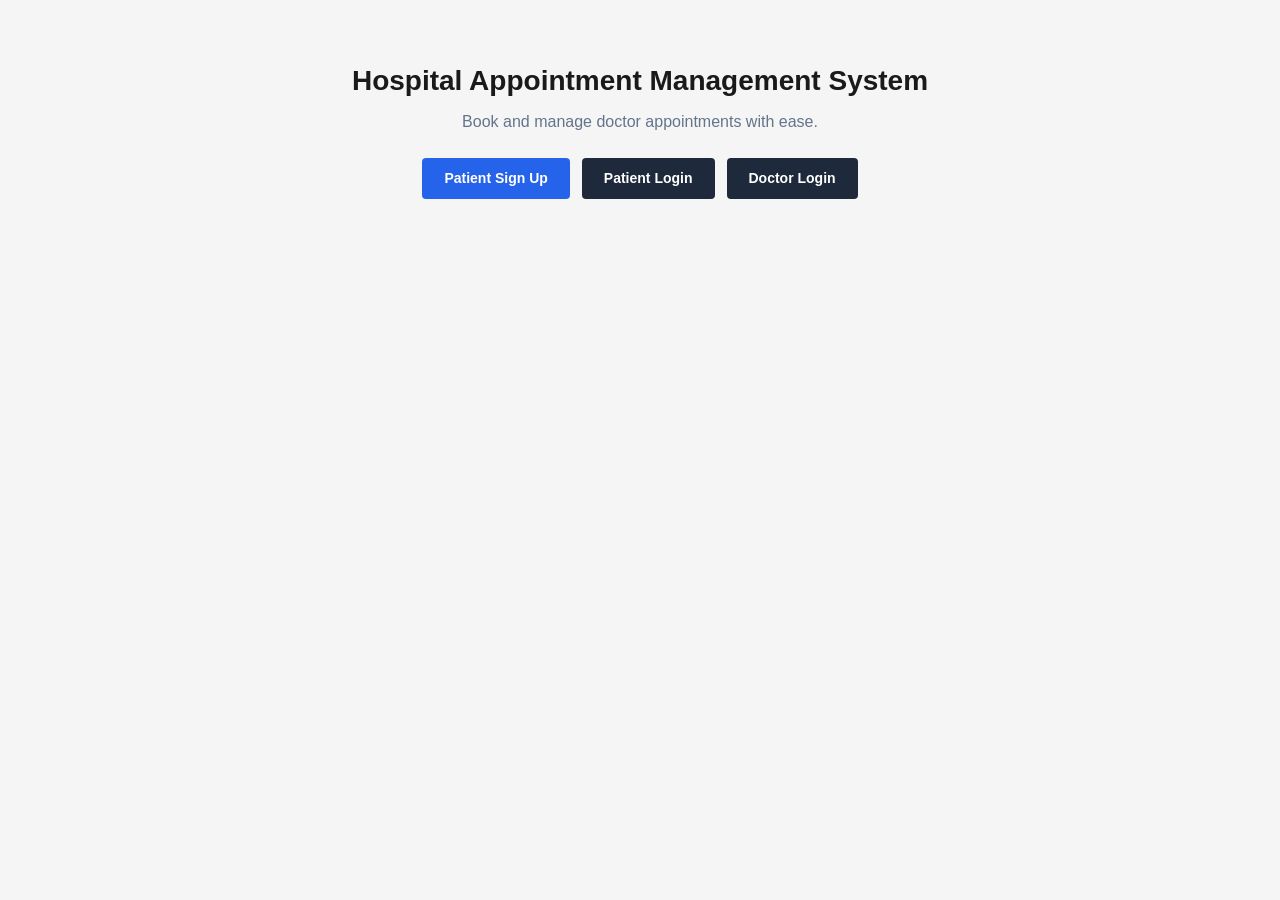
<file: frontend/index.html>
<!DOCTYPE html>
<html lang="en">
<head>
  <meta charset="UTF-8" />
  <meta name="viewport" content="width=device-width, initial-scale=1.0" />
  <title>HAMS — Hospital Appointment Management</title>
  <link rel="stylesheet" href="style.css" />
</head>
<body>
  <div class="hero">
    <h1>Hospital Appointment Management System</h1>
    <p>Book and manage doctor appointments with ease.</p>
    <div class="links">
      <a href="patient-signup.html" class="primary">Patient Sign Up</a>
      <a href="patient-login.html" class="secondary">Patient Login</a>
      <a href="doctor-login.html" class="secondary">Doctor Login</a>
    </div>
  </div>
</body>
</html>
</file>
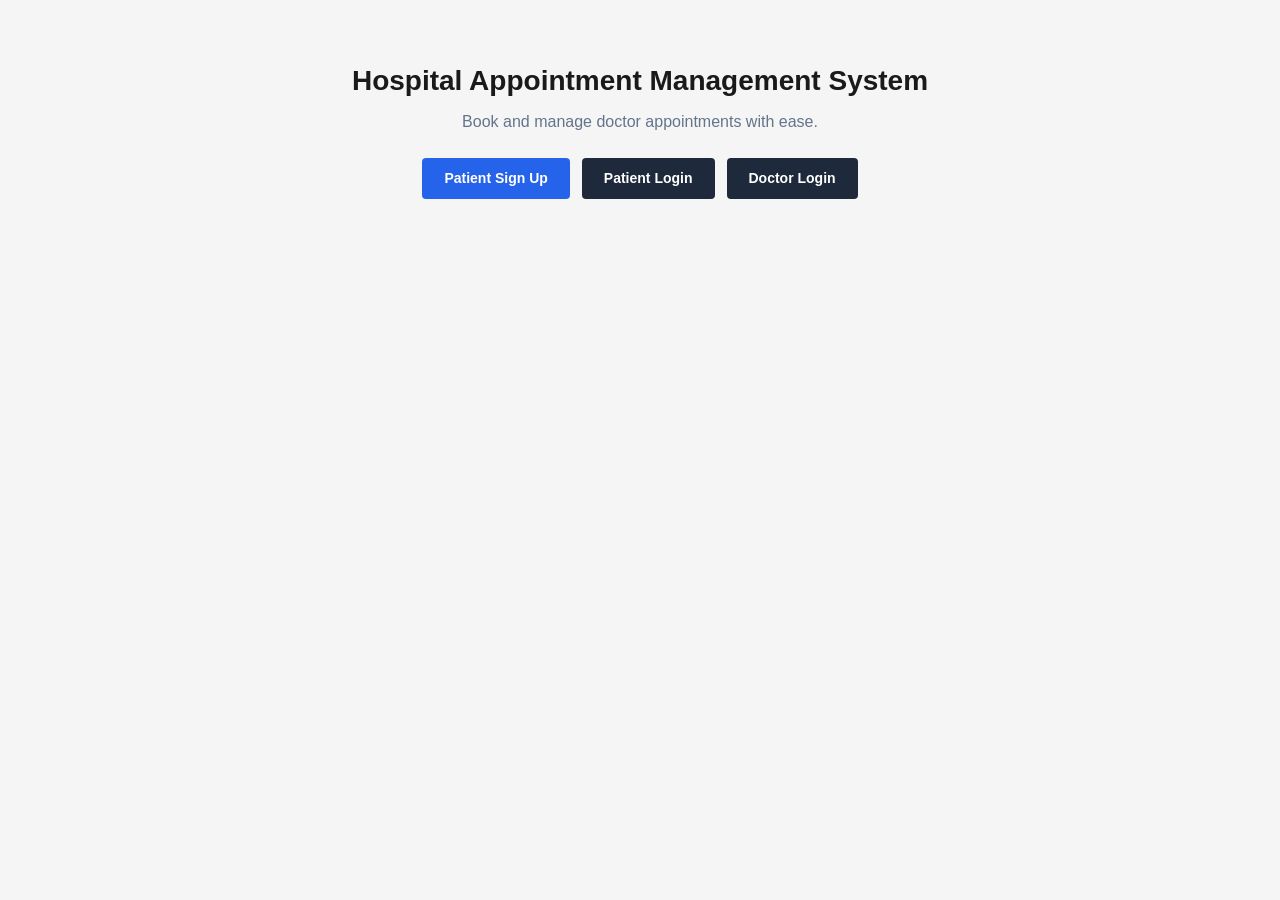
<file: frontend/doctor-dashboard.html>
<!DOCTYPE html>
<html lang="en">
<head>
  <meta charset="UTF-8" />
  <meta name="viewport" content="width=device-width, initial-scale=1.0" />
  <title>Doctor Dashboard — HAMS</title>
  <link rel="stylesheet" href="style.css" />
</head>
<body>
  <nav class="topnav">
    <span class="brand">HAMS — Doctor</span>
    <div class="nav-links">
      <button onclick="logout()">Logout</button>
    </div>
  </nav>

  <div class="container">
    <!-- Tabs -->
    <div class="tabs">
      <button class="tab-btn active" data-tab="tab-appointments">My Appointments</button>
      <button class="tab-btn" data-tab="tab-availability">Availability</button>
      <button class="tab-btn" data-tab="tab-blocked">Blocked Slots</button>
      <button class="tab-btn" data-tab="tab-profile">My Profile</button>
    </div>

    <!-- ==================== My Appointments ==================== -->
    <div id="tab-appointments" class="tab-panel active">
      <div class="card">
        <h2>Appointments For Me</h2>
        <div id="apptMsg" class="msg"></div>
        <table>
          <thead>
            <tr>
              <th>ID</th>
              <th>Patient ID</th>
              <th>Day</th>
              <th>Time Slot</th>
              <th>Status</th>
              <th>Created</th>
            </tr>
          </thead>
          <tbody id="apptBody"></tbody>
        </table>
        <p id="apptEmpty" class="text-muted text-center mt-8 hidden">No appointments found.</p>
      </div>
    </div>

    <!-- ==================== Availability ==================== -->
    <div id="tab-availability" class="tab-panel">
      <!-- Add form -->
      <div class="card">
        <h2>Add Availability</h2>
        <div id="availAddMsg" class="msg"></div>
        <form id="addAvailForm">
          <div class="form-row">
            <div class="form-group">
              <label for="avDay">Day of Week</label>
              <select id="avDay" required>
                <option value="0">Monday</option>
                <option value="1">Tuesday</option>
                <option value="2">Wednesday</option>
                <option value="3">Thursday</option>
                <option value="4">Friday</option>
                <option value="5">Saturday</option>
                <option value="6">Sunday</option>
              </select>
            </div>
            <div class="form-group">
              <label for="avSlotDur">Slot Duration (min)</label>
              <input type="number" id="avSlotDur" min="5" value="30" required />
            </div>
          </div>
          <div class="form-row">
            <div class="form-group">
              <label for="avTimeIn">Time In</label>
              <input type="time" id="avTimeIn" required />
            </div>
            <div class="form-group">
              <label for="avTimeOut">Time Out</label>
              <input type="time" id="avTimeOut" required />
            </div>
          </div>
          <button type="submit" class="btn btn-primary">Add</button>
        </form>
      </div>

      <!-- List -->
      <div class="card">
        <h2>Current Availability</h2>
        <div id="availMsg" class="msg"></div>
        <table>
          <thead>
            <tr>
              <th>ID</th>
              <th>Day</th>
              <th>Time In</th>
              <th>Time Out</th>
              <th>Slot Duration</th>
              <th>Actions</th>
            </tr>
          </thead>
          <tbody id="availBody"></tbody>
        </table>
        <p id="availEmpty" class="text-muted text-center mt-8 hidden">No availability set.</p>
      </div>

      <!-- Edit modal (inline) -->
      <div id="editAvailSection" class="card hidden">
        <h2>Edit Availability</h2>
        <div id="editAvailMsg" class="msg"></div>
        <form id="editAvailForm">
          <input type="hidden" id="editAvailId" />
          <div class="form-group">
            <label>Day</label>
            <input type="text" id="editAvailDay" disabled />
          </div>
          <div class="form-row">
            <div class="form-group">
              <label for="editTimeIn">Time In</label>
              <input type="time" id="editTimeIn" required />
            </div>
            <div class="form-group">
              <label for="editTimeOut">Time Out</label>
              <input type="time" id="editTimeOut" required />
            </div>
          </div>
          <div class="form-group">
            <label for="editSlotDur">Slot Duration (min)</label>
            <input type="number" id="editSlotDur" min="5" required />
          </div>
          <button type="submit" class="btn btn-primary">Save</button>
          <button type="button" class="btn btn-secondary" onclick="document.getElementById('editAvailSection').classList.add('hidden')">Cancel</button>
        </form>
      </div>
    </div>

    <!-- ==================== Blocked Slots ==================== -->
    <div id="tab-blocked" class="tab-panel">
      <!-- Add form -->
      <div class="card">
        <h2>Add Blocked Slot</h2>
        <div id="blockAddMsg" class="msg"></div>
        <form id="addBlockForm">
          <div class="form-group">
            <label for="blockDate">Date</label>
            <input type="date" id="blockDate" required />
          </div>
          <div class="form-row">
            <div class="form-group">
              <label for="blockStart">Start Time</label>
              <input type="time" id="blockStart" required />
            </div>
            <div class="form-group">
              <label for="blockEnd">End Time</label>
              <input type="time" id="blockEnd" required />
            </div>
          </div>
          <button type="submit" class="btn btn-primary">Block</button>
        </form>
      </div>

      <!-- List -->
      <div class="card">
        <h2>Current Blocked Slots</h2>
        <div id="blockMsg" class="msg"></div>
        <table>
          <thead>
            <tr>
              <th>ID</th>
              <th>Date</th>
              <th>Start Time</th>
              <th>End Time</th>
              <th>Action</th>
            </tr>
          </thead>
          <tbody id="blockBody"></tbody>
        </table>
        <p id="blockEmpty" class="text-muted text-center mt-8 hidden">No blocked slots.</p>
      </div>
    </div>

    <!-- ==================== Profile ==================== -->
    <div id="tab-profile" class="tab-panel">
      <div class="card">
        <h2>My Profile</h2>
        <div id="profileMsg" class="msg"></div>
        <form id="profileForm">
          <div class="form-row">
            <div class="form-group">
              <label for="dFirstname">First Name</label>
              <input type="text" id="dFirstname" required />
            </div>
            <div class="form-group">
              <label for="dLastname">Last Name</label>
              <input type="text" id="dLastname" required />
            </div>
          </div>
          <div class="form-row">
            <div class="form-group">
              <label for="dSex">Sex</label>
              <select id="dSex">
                <option value="M">Male</option>
                <option value="F">Female</option>
              </select>
            </div>
            <div class="form-group">
              <label for="dSpecialty">Specialty</label>
              <input type="text" id="dSpecialty" required />
            </div>
          </div>
          <div class="form-group">
            <label for="dDegree">Degree</label>
            <input type="text" id="dDegree" required />
          </div>
          <button type="submit" class="btn btn-primary">Update Profile</button>
        </form>
      </div>
    </div>
  </div>

  <script src="api.js"></script>
  <script>
    // ===== Auth guard =====
    requireAuth();

    const DOC_ID = localStorage.getItem("doctor_profile_id");

    // ===== Tab switching =====
    document.querySelectorAll(".tab-btn").forEach((btn) => {
      btn.addEventListener("click", () => {
        document.querySelectorAll(".tab-btn").forEach((b) => b.classList.remove("active"));
        document.querySelectorAll(".tab-panel").forEach((p) => p.classList.remove("active"));
        btn.classList.add("active");
        document.getElementById(btn.dataset.tab).classList.add("active");
      });
    });

    // ==================== Appointments ====================
    async function loadAppointments() {
      const tbody = document.getElementById("apptBody");
      const empty = document.getElementById("apptEmpty");
      tbody.innerHTML = "";
      try {
        const res = await apiFetch("/appointments/");
        if (!res.ok) return;
        const data = await res.json();
        console.log(data)
        const results = data.results || data;
        if (results.length === 0) { empty.classList.remove("hidden"); return; }
        empty.classList.add("hidden");
        results.forEach((a) => {
          const tr = document.createElement("tr");
          tr.innerHTML = `<td>${a.id}</td><td>${a.patient}</td><td>${a.day}</td><td>${a.time_slot}</td><td>${a.status}</td><td>${new Date(a.created_at).toLocaleString()}</td>`;
          tbody.appendChild(tr);
        });
      } catch {}
    }
    loadAppointments();

    // ==================== Availability ====================
    async function loadAvailability() {
      if (!DOC_ID) return;
      const tbody = document.getElementById("availBody");
      const empty = document.getElementById("availEmpty");
      tbody.innerHTML = "";
      try {
        const res = await apiFetch(`/doctors/${DOC_ID}/availibility/`);
        if (res.status === 404) { empty.classList.remove("hidden"); return; }
        if (!res.ok) return;
        const data = await res.json();
        const results = data.results || data;
        if (results.length === 0) { empty.classList.remove("hidden"); return; }
        empty.classList.add("hidden");
        results.forEach((av) => {
          const tr = document.createElement("tr");
          tr.innerHTML = `
            <td>${av.id}</td>
            <td>${DAY_NAMES[av.days_of_week] || av.days_of_week}</td>
            <td>${av.time_in}</td>
            <td>${av.time_out}</td>
            <td>${av.slot_duration} min</td>
            <td>
              <button class="btn btn-secondary btn-sm" onclick='openEditAvail(${JSON.stringify(av)})'>Edit</button>
              <button class="btn btn-danger btn-sm" onclick="deleteAvail(${av.id})">Delete</button>
            </td>`;
          tbody.appendChild(tr);
        });
      } catch {}
    }
    loadAvailability();

    // Add availability
    document.getElementById("addAvailForm").addEventListener("submit", async (e) => {
      e.preventDefault();
      const msg = document.getElementById("availAddMsg");
      msg.className = "msg";
      const body = {
        days_of_week: parseInt(document.getElementById("avDay").value),
        time_in: document.getElementById("avTimeIn").value,
        time_out: document.getElementById("avTimeOut").value,
        slot_duration: parseInt(document.getElementById("avSlotDur").value),
      };
      try {
        const res = await apiFetch(`/doctors/me/availibility/`, { method: "POST", body: JSON.stringify(body) });
        const data = await res.json();
        if (res.ok || res.status === 201) {
          showMsg(msg, "Availability added.", "success");
          loadAvailability();
          e.target.reset();
        } else {
          showMsg(msg, JSON.stringify(data), "error");
        }
      } catch { showMsg(msg, "Network error.", "error"); }
    });

    // Edit availability
    function openEditAvail(av) {
      document.getElementById("editAvailSection").classList.remove("hidden");
      document.getElementById("editAvailId").value = av.id;
      document.getElementById("editAvailDay").value = DAY_NAMES[av.days_of_week] || av.days_of_week;
      // Strip seconds from time strings for input[type=time]
      document.getElementById("editTimeIn").value = av.time_in.substring(0, 5);
      document.getElementById("editTimeOut").value = av.time_out.substring(0, 5);
      document.getElementById("editSlotDur").value = av.slot_duration;
    }

    document.getElementById("editAvailForm").addEventListener("submit", async (e) => {
      e.preventDefault();
      const msg = document.getElementById("editAvailMsg");
      msg.className = "msg";
      const availId = document.getElementById("editAvailId").value;
      const body = {
        time_in: document.getElementById("editTimeIn").value,
        time_out: document.getElementById("editTimeOut").value,
        slot_duration: parseInt(document.getElementById("editSlotDur").value),
      };
      try {
        const res = await apiFetch(`/doctors/${DOC_ID}/availibility/${availId}/`, { method: "PUT", body: JSON.stringify(body) });
        if (res.ok) {
          showMsg(msg, "Updated.", "success");
          loadAvailability();
          document.getElementById("editAvailSection").classList.add("hidden");
        } else {
          const data = await res.json();
          showMsg(msg, JSON.stringify(data), "error");
        }
      } catch { showMsg(msg, "Network error.", "error"); }
    });

    // Delete availability
    async function deleteAvail(availId) {
      if (!confirm("Delete this availability?")) return;
      try {
        const res = await apiFetch(`/doctors/${DOC_ID}/availibility/${availId}/`, { method: "DELETE" });
        if (res.ok || res.status === 204) {
          loadAvailability();
        } else {
          alert("Failed to delete.");
        }
      } catch { alert("Network error."); }
    }

    // ==================== Blocked Slots ====================
    async function loadBlocked() {
      if (!DOC_ID) return;
      const tbody = document.getElementById("blockBody");
      const empty = document.getElementById("blockEmpty");
      tbody.innerHTML = "";
      try {
        const res = await apiFetch(`/doctors/${DOC_ID}/blocked/`);
        if (!res.ok) return;
        const data = await res.json();
        const results = data.results || data;
        if (results.length === 0) { empty.classList.remove("hidden"); return; }
        empty.classList.add("hidden");
        results.forEach((b) => {
          const tr = document.createElement("tr");
          tr.innerHTML = `
            <td>${b.id}</td>
            <td>${b.blocked_date}</td>
            <td>${b.start_time}</td>
            <td>${b.end_time}</td>
            <td><button class="btn btn-danger btn-sm" onclick="deleteBlocked(${b.id})">Unblock</button></td>`;
          tbody.appendChild(tr);
        });
      } catch {}
    }
    loadBlocked();

    // Add blocked slot
    document.getElementById("addBlockForm").addEventListener("submit", async (e) => {
      e.preventDefault();
      const msg = document.getElementById("blockAddMsg");
      msg.className = "msg";
      const body = {
        blocked_date: document.getElementById("blockDate").value, // YYYY-MM-DD
        start_time: document.getElementById("blockStart").value,
        end_time: document.getElementById("blockEnd").value,
      };
      try {
        const res = await apiFetch(`/doctors/${DOC_ID}/blocked/`, { method: "POST", body: JSON.stringify(body) });
        const data = await res.json();
        if (res.ok || res.status === 201) {
          showMsg(msg, "Slot blocked.", "success");
          loadBlocked();
          e.target.reset();
        } else {
          showMsg(msg, JSON.stringify(data), "error");
        }
      } catch { showMsg(msg, "Network error.", "error"); }
    });

    // Delete blocked slot
    async function deleteBlocked(slotId) {
      if (!confirm("Unblock this slot?")) return;
      try {
        const res = await apiFetch(`/doctors/${DOC_ID}/blocked/${slotId}/`, { method: "DELETE" });
        if (res.ok || res.status === 204) {
          loadBlocked();
        } else {
          alert("Failed to unblock.");
        }
      } catch { alert("Network error."); }
    }

    // ==================== Profile ====================
    async function loadProfile() {
      if (!DOC_ID) return;
      try {
        // Use the retrieve endpoint (public GET)
        const res = await apiFetch(`/doctors/${DOC_ID}/`);
        if (!res.ok) return;
        const data = await res.json();
        document.getElementById("dFirstname").value = data.firstname || "";
        document.getElementById("dLastname").value = data.lastname || "";
        document.getElementById("dSex").value = data.sex || "M";
        document.getElementById("dSpecialty").value = data.specialty || "";
        document.getElementById("dDegree").value = data.degree || "";
      } catch {}
    }
    loadProfile();

    document.getElementById("profileForm").addEventListener("submit", async (e) => {
      e.preventDefault();
      const msg = document.getElementById("profileMsg");
      msg.className = "msg";
      const body = {
        firstname: document.getElementById("dFirstname").value.trim(),
        lastname: document.getElementById("dLastname").value.trim(),
        sex: document.getElementById("dSex").value,
        specialty: document.getElementById("dSpecialty").value.trim(),
        degree: document.getElementById("dDegree").value.trim(),
      };
      try {
        const res = await apiFetch("/doctors/me/", { method: "PUT", body: JSON.stringify(body) });
        if (res.ok) {
          showMsg(msg, "Profile updated.", "success");
        } else {
          const data = await res.json();
          showMsg(msg, JSON.stringify(data), "error");
        }
      } catch { showMsg(msg, "Network error.", "error"); }
    });
  </script>
</body>
</html>
</file>
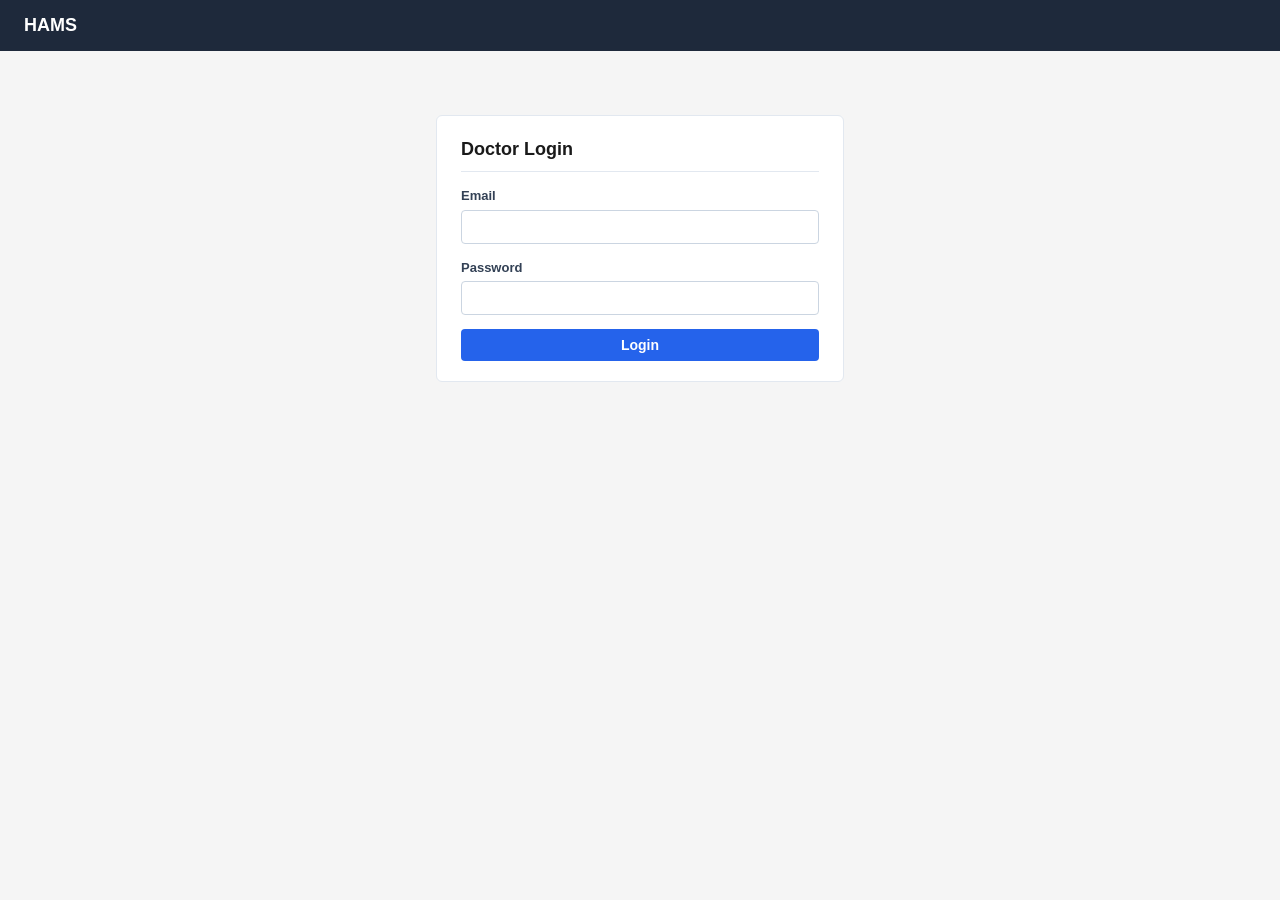
<file: frontend/doctor-login.html>
<!DOCTYPE html>
<html lang="en">
<head>
  <meta charset="UTF-8" />
  <meta name="viewport" content="width=device-width, initial-scale=1.0" />
  <title>Doctor Login — HAMS</title>
  <link rel="stylesheet" href="style.css" />
</head>
<body>
  <nav class="topnav">
    <a class="brand" href="index.html">HAMS</a>
  </nav>

  <div class="container-narrow" style="margin-top:40px;">
    <div class="card">
      <h2>Doctor Login</h2>
      <div id="msg" class="msg"></div>
      <form id="loginForm">
        <div class="form-group">
          <label for="email">Email</label>
          <input type="email" id="email" required />
        </div>
        <div class="form-group">
          <label for="password">Password</label>
          <input type="password" id="password" required />
        </div>
        <button type="submit" class="btn btn-primary" style="width:100%;">Login</button>
      </form>
    </div>
  </div>

  <script src="api.js"></script>
  <script>
    document.getElementById("loginForm").addEventListener("submit", async (e) => {
      e.preventDefault();
      const msg = document.getElementById("msg");
      msg.className = "msg";

      const body = {
        email: document.getElementById("email").value.trim(),
        password: document.getElementById("password").value,
      };

      try {
        const res = await fetch(`${API_BASE}/auth/login/`, {
          method: "POST",
          headers: { "Content-Type": "application/json" },
          body: JSON.stringify(body),
        });
        const data = await res.json();
        if (res.ok) {
          setTokens(data.access, data.refresh);
          localStorage.setItem("user_role", "doctor");

          // Resolve doctor profile id: decode JWT to get user_id, then search doctors list
          const payload = decodeJWT(data.access);
          const userId = payload ? payload.user_id : null;
          if (userId) {
            const listRes = await fetch(`${API_BASE}/doctors/`, {
              headers: { "Authorization": `Bearer ${data.access}` },
            });
            if (listRes.ok) {
              const listData = await listRes.json();
              const doctors = listData.results || listData;
              // Match doctor by email (the email we just logged in with)
              const me = doctors.find((d) => d.email === body.email);
              if (me) {
                localStorage.setItem("doctor_profile_id", me.id);
              }
            }
          }
          window.location.href = "doctor-dashboard.html";
        } else {
          showMsg(msg, data.detail || "Invalid credentials.", "error");
        }
      } catch (err) {
        showMsg(msg, "Network error. Is the server running?", "error");
      }
    });
  </script>
</body>
</html>
</file>
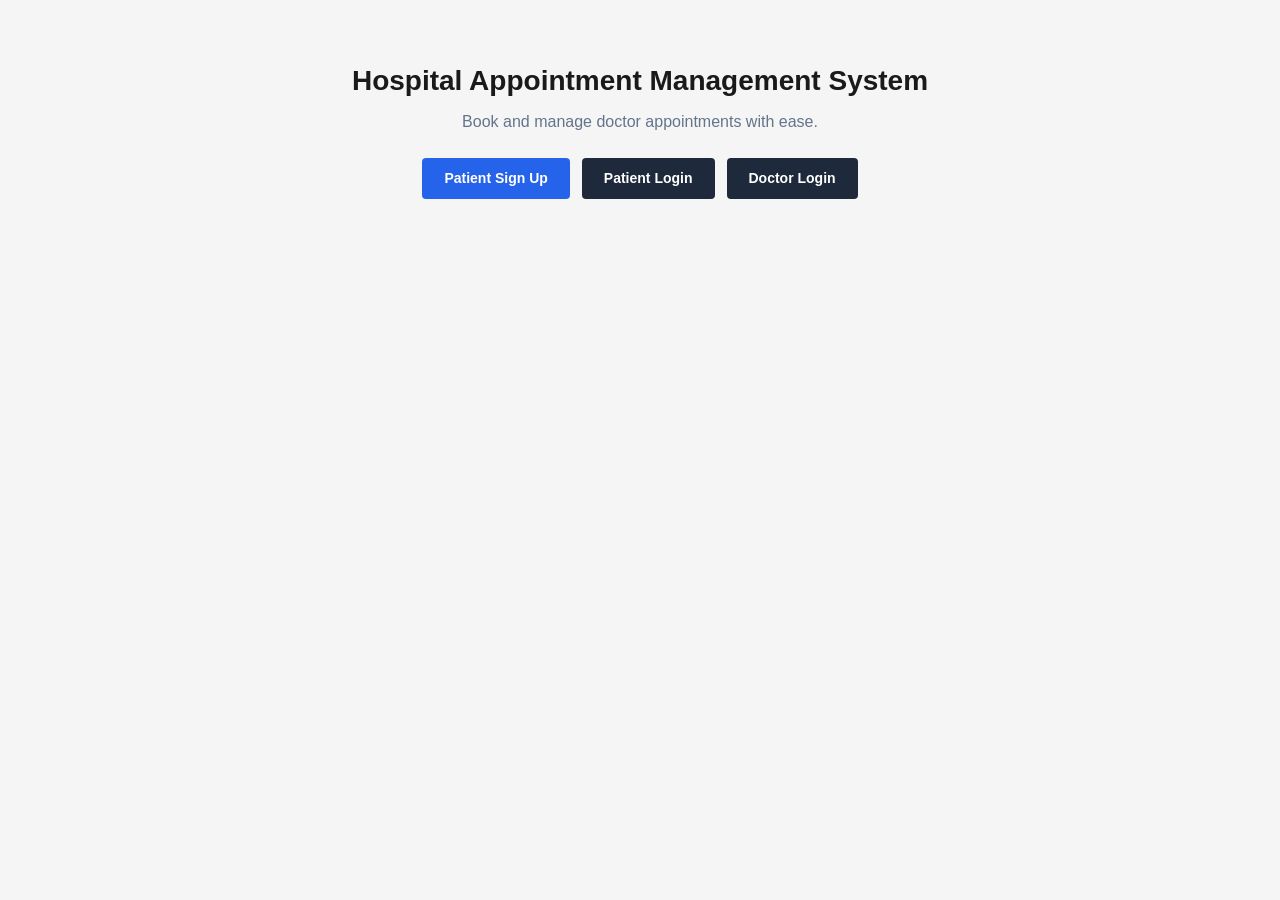
<file: frontend/patient-dashboard.html>
<!DOCTYPE html>
<html lang="en">

<head>
  <meta charset="UTF-8" />
  <meta name="viewport" content="width=device-width, initial-scale=1.0" />
  <title>Patient Dashboard — HAMS</title>
  <link rel="stylesheet" href="style.css" />
</head>

<body>
  <nav class="topnav">
    <span class="brand">HAMS — Patient</span>
    <div class="nav-links">
      <button onclick="logout()">Logout</button>
    </div>
  </nav>

  <div class="container">
    <!-- Tabs -->
    <div class="tabs">
      <button class="tab-btn active" data-tab="tab-appointments">My Appointments</button>
      <button class="tab-btn" data-tab="tab-book">Book Appointment</button>
      <button class="tab-btn" data-tab="tab-profile">My Profile</button>
    </div>

    <!-- ==================== My Appointments ==================== -->
    <div id="tab-appointments" class="tab-panel active">
      <div class="card">
        <h2>My Appointments</h2>
        <div id="apptMsg" class="msg"></div>
        <table>
          <thead>
            <tr>
              <th>ID</th>
              <th>Doctor</th>
              <th>Day</th>
              <th>Time Slot</th>
              <th>Status</th>
            </tr>
          </thead>
          <tbody id="apptBody"></tbody>
        </table>
        <p id="apptEmpty" class="text-muted text-center mt-8 hidden">No appointments found.</p>
      </div>
    </div>

    <!-- ==================== Book Appointment ==================== -->
    <div id="tab-book" class="tab-panel">
      <div class="card">
        <h2>Browse Doctors</h2>
        <table>
          <thead>
            <tr>
              <th>ID</th>
              <th>Name</th>
              <th>Specialty</th>
              <th>Degree</th>
              <th>Action</th>
            </tr>
          </thead>
          <tbody id="doctorBody"></tbody>
        </table>
        <p id="docEmpty" class="text-muted text-center mt-8 hidden">No doctors found.</p>
      </div>

      <!-- Slot selection (shown after clicking "Select") -->
      <div id="slotSection" class="card hidden">
        <h2>Select Date &amp; Time Slot</h2>
        <div id="bookMsg" class="msg"></div>
        <p class="mb-16">Doctor: <strong id="selectedDocName"></strong> (ID: <span id="selectedDocId"></span>)</p>
        <div class="form-row">
          <div class="form-group">
            <label for="apptDate">Date</label>
            <input type="date" id="apptDate" />
          </div>
          <div class="form-group">
            <label for="slotSelect">Available Slot</label>
            <select id="slotSelect" disabled>
              <option value="">— pick a date first —</option>
            </select>
          </div>
        </div>
        <button class="btn btn-primary mt-8" id="bookBtn" disabled>Book Appointment</button>
      </div>
    </div>

    <!-- ==================== My Profile ==================== -->
    <div id="tab-profile" class="tab-panel">
      <div class="card">
        <h2>My Profile</h2>
        <div id="profileMsg" class="msg"></div>
        <form id="profileForm">
          <div class="form-group">
            <label>Username</label>
            <input type="text" id="pUsername" disabled />
          </div>
          <div class="form-group">
            <label>Email</label>
            <input type="email" id="pEmail" disabled />
          </div>
          <div class="form-row">
            <div class="form-group">
              <label for="pSex">Sex</label>
              <select id="pSex">
                <option value="male">Male</option>
                <option value="female">Female</option>
              </select>
            </div>
            <div class="form-group">
              <label for="pWeight">Weight (kg)</label>
              <input type="number" id="pWeight" min="1" />
            </div>
          </div>
          <div class="form-group">
            <label for="pDOB">Date of Birth</label>
            <input type="date" id="pDOB" />
          </div>
          <button type="submit" class="btn btn-primary">Update Profile</button>
        </form>
      </div>
    </div>
  </div>

  <script src="api.js"></script>
  <script>
    // ===== Auth guard =====
    requireAuth();

    // ===== Tab switching =====
    document.querySelectorAll(".tab-btn").forEach((btn) => {
      btn.addEventListener("click", () => {
        document.querySelectorAll(".tab-btn").forEach((b) => b.classList.remove("active"));
        document.querySelectorAll(".tab-panel").forEach((p) => p.classList.remove("active"));
        btn.classList.add("active");
        document.getElementById(btn.dataset.tab).classList.add("active");
      });
    });

    // ==================== Appointments ====================
    async function loadAppointments() {
      const tbody = document.getElementById("apptBody");
      const empty = document.getElementById("apptEmpty");
      tbody.innerHTML = "";
      try {
        const res = await apiFetch("/appointments/");
        if (!res.ok) { showMsg(document.getElementById("apptMsg"), "Failed to load appointments.", "error"); return; }
        const data = await res.json();
        const results = data.results || data;
        if (results.length === 0) { empty.classList.remove("hidden"); return; }
        empty.classList.add("hidden");
        results.forEach((a) => {
          const tr = document.createElement("tr");
          tr.innerHTML = `<td>${a.id}</td><td>${a.doctor.username}</td><td>${a.day}</td><td>${a.time_slot}</td><td>${a.status}</td>`;
          tbody.appendChild(tr);
        });
      } catch { showMsg(document.getElementById("apptMsg"), "Network error.", "error"); }
    }
    loadAppointments();

    // ==================== Doctors list ====================
    async function loadDoctors() {
      const tbody = document.getElementById("doctorBody");
      const empty = document.getElementById("docEmpty");
      tbody.innerHTML = "";
      try {
        const res = await fetch(`${API_BASE}/doctors/`);
        if (!res.ok) return;
        const data = await res.json();
        const results = data.results || data;
        if (results.length === 0) { empty.classList.remove("hidden"); return; }
        empty.classList.add("hidden");
        results.forEach((d) => {
          const tr = document.createElement("tr");
          tr.innerHTML = `<td>${d.id}</td><td>${d.firstname} ${d.lastname}</td><td>${d.specialty}</td><td>${d.degree}</td>
            <td><button class="btn btn-primary btn-sm" onclick="selectDoctor(${d.id}, '${d.firstname} ${d.lastname}')">Select</button></td>`;
          tbody.appendChild(tr);
        });
      } catch { }
    }
    loadDoctors();

    // ==================== Slot selection ====================
    let selectedDoctorId = null;

    function selectDoctor(id, name) {
      selectedDoctorId = id;
      document.getElementById("selectedDocId").textContent = id;
      document.getElementById("selectedDocName").textContent = name;
      document.getElementById("slotSection").classList.remove("hidden");
      document.getElementById("slotSelect").innerHTML = '<option value="">— pick a date first —</option>';
      document.getElementById("slotSelect").disabled = true;
      document.getElementById("bookBtn").disabled = true;
      document.getElementById("apptDate").value = "";
      document.getElementById("bookMsg").className = "msg";
    }

    document.getElementById("apptDate").addEventListener("change", async () => {
      const dateInput = document.getElementById("apptDate").value; // YYYY-MM-DD
      if (!dateInput) return;
      const parts = dateInput.split("-");
      const ddmmyyyy = `${parts[2]}-${parts[1]}-${parts[0]}`;

      const sel = document.getElementById("slotSelect");
      sel.innerHTML = '<option value="">Loading…</option>';
      sel.disabled = true;

      try {
        const res = await apiFetch(`/doctors/${selectedDoctorId}/slots/?date=${ddmmyyyy}`);
        const data = await res.json();
        if (!res.ok) {
          sel.innerHTML = `<option value="">Error: ${data.error || "unknown"}</option>`;
          return;
        }
        const slots = data.available_slots || [];
        if (slots.length === 0) {
          sel.innerHTML = '<option value="">No slots available</option>';
          return;
        }
        sel.innerHTML = '<option value="">— select a slot —</option>';
        slots.forEach((s) => {
          const opt = document.createElement("option");
          opt.value = s.start_time;
          opt.textContent = `${s.start_time} – ${s.end_time}`;
          sel.appendChild(opt);
        });
        sel.disabled = false;
      } catch {
        sel.innerHTML = '<option value="">Network error</option>';
      }
    });

    document.getElementById("slotSelect").addEventListener("change", () => {
      document.getElementById("bookBtn").disabled = !document.getElementById("slotSelect").value;
    });

    document.getElementById("bookBtn").addEventListener("click", async () => {
      const msg = document.getElementById("bookMsg");
      msg.className = "msg";
      const dateInput = document.getElementById("apptDate").value;
      const parts = dateInput.split("-");
      const ddmmyyyy = `${parts[2]}-${parts[1]}-${parts[0]}`;
      const timeSlot = document.getElementById("slotSelect").value;

      const body = {
        doctor: selectedDoctorId,
        status: "booked",
        time_slot: timeSlot,
        day: ddmmyyyy,
      };

      try {
        const res = await apiFetch("/appointments/", {
          method: "POST",
          body: JSON.stringify(body),
        });
        const data = await res.json();
        if (res.ok) {
          showMsg(msg, "Appointment booked successfully!", "success");
          loadAppointments();
          // Reset
          document.getElementById("slotSelect").innerHTML = '<option value="">— pick a date first —</option>';
          document.getElementById("slotSelect").disabled = true;
          document.getElementById("bookBtn").disabled = true;
          document.getElementById("apptDate").value = "";
        } else {
          const errText = typeof data === "string" ? data : (data.detail || data.error || JSON.stringify(data));
          showMsg(msg, errText, "error");
        }
      } catch {
        showMsg(msg, "Network error.", "error");
      }
    });

    // ==================== Profile ====================
    async function loadProfile() {
      try {
        const res = await apiFetch("/auth/me/");
        if (!res.ok) return;
        const data = await res.json();
        document.getElementById("pUsername").value = data.user?.username || "";
        document.getElementById("pEmail").value = data.user?.email || "";
        document.getElementById("pSex").value = data.sex || "male";
        document.getElementById("pWeight").value = data.weight || "";
        document.getElementById("pDOB").value = data.DOB || "";
      } catch { }
    }
    loadProfile();

    document.getElementById("profileForm").addEventListener("submit", async (e) => {
      e.preventDefault();
      const msg = document.getElementById("profileMsg");
      msg.className = "msg";
      const body = {
        sex: document.getElementById("pSex").value,
        weight: parseInt(document.getElementById("pWeight").value),
        DOB: document.getElementById("pDOB").value,
      };
      try {
        const res = await apiFetch("/auth/me/", {
          method: "PUT",
          body: JSON.stringify(body),
        });
        if (res.ok) {
          showMsg(msg, "Profile updated.", "success");
        } else {
          const data = await res.json();
          showMsg(msg, JSON.stringify(data), "error");
        }
      } catch {
        showMsg(msg, "Network error.", "error");
      }
    });
  </script>
</body>

</html>
</file>
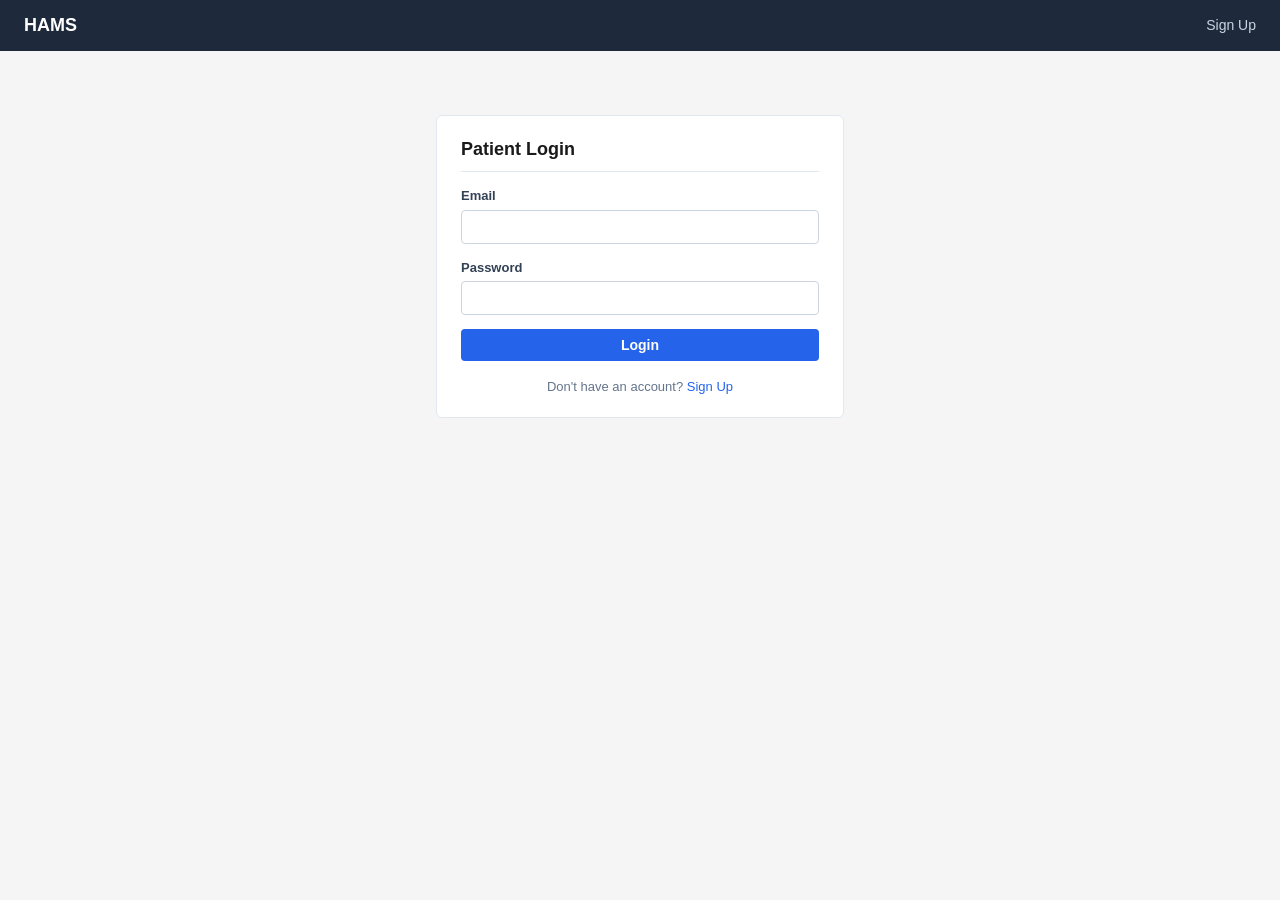
<file: frontend/patient-login.html>
<!DOCTYPE html>
<html lang="en">
<head>
  <meta charset="UTF-8" />
  <meta name="viewport" content="width=device-width, initial-scale=1.0" />
  <title>Patient Login — HAMS</title>
  <link rel="stylesheet" href="style.css" />
</head>
<body>
  <nav class="topnav">
    <a class="brand" href="index.html">HAMS</a>
    <div class="nav-links">
      <a href="patient-signup.html">Sign Up</a>
    </div>
  </nav>

  <div class="container-narrow" style="margin-top:40px;">
    <div class="card">
      <h2>Patient Login</h2>
      <div id="msg" class="msg"></div>
      <form id="loginForm">
        <div class="form-group">
          <label for="email">Email</label>
          <input type="email" id="email" required />
        </div>
        <div class="form-group">
          <label for="password">Password</label>
          <input type="password" id="password" required />
        </div>
        <button type="submit" class="btn btn-primary" style="width:100%;">Login</button>
      </form>
      <p class="text-center mt-16 text-muted">Don't have an account? <a href="patient-signup.html">Sign Up</a></p>
    </div>
  </div>

  <script src="api.js"></script>
  <script>
    document.getElementById("loginForm").addEventListener("submit", async (e) => {
      e.preventDefault();
      const msg = document.getElementById("msg");
      msg.className = "msg";

      const body = {
        email: document.getElementById("email").value.trim(),
        password: document.getElementById("password").value,
      };

      try {
        const res = await fetch(`${API_BASE}/auth/login/`, {
          method: "POST",
          headers: { "Content-Type": "application/json" },
          body: JSON.stringify(body),
        });
        const data = await res.json();
        if (res.ok) {
          setTokens(data.access, data.refresh);
          localStorage.setItem("user_role", "patient");
          window.location.href = "patient-dashboard.html";
        } else {
          showMsg(msg, data.detail || "Invalid credentials.", "error");
        }
      } catch (err) {
        showMsg(msg, "Network error. Is the server running?", "error");
      }
    });
  </script>
</body>
</html>
</file>
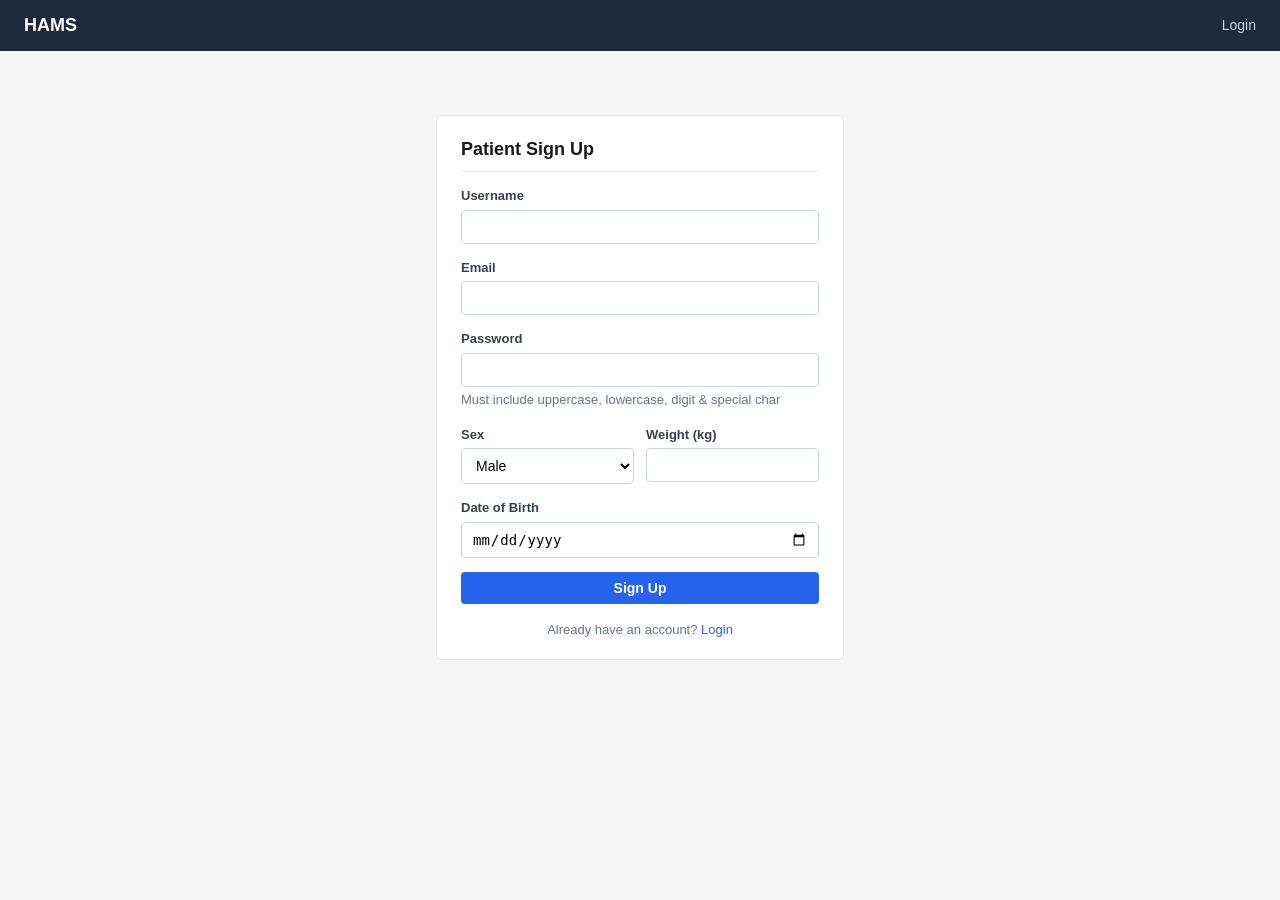
<file: frontend/patient-signup.html>
<!DOCTYPE html>
<html lang="en">
<head>
  <meta charset="UTF-8" />
  <meta name="viewport" content="width=device-width, initial-scale=1.0" />
  <title>Patient Sign Up — HAMS</title>
  <link rel="stylesheet" href="style.css" />
</head>
<body>
  <nav class="topnav">
    <a class="brand" href="index.html">HAMS</a>
    <div class="nav-links">
      <a href="patient-login.html">Login</a>
    </div>
  </nav>

  <div class="container-narrow" style="margin-top:40px;">
    <div class="card">
      <h2>Patient Sign Up</h2>
      <div id="msg" class="msg"></div>
      <form id="signupForm">
        <div class="form-group">
          <label for="username">Username</label>
          <input type="text" id="username" required />
        </div>
        <div class="form-group">
          <label for="email">Email</label>
          <input type="email" id="email" required />
        </div>
        <div class="form-group">
          <label for="password">Password</label>
          <input type="password" id="password" required />
          <span class="text-muted">Must include uppercase, lowercase, digit & special char</span>
        </div>
        <div class="form-row">
          <div class="form-group">
            <label for="sex">Sex</label>
            <select id="sex" required>
              <option value="M">Male</option>
              <option value="F">Female</option>
            </select>
          </div>
          <div class="form-group">
            <label for="weight">Weight (kg)</label>
            <input type="number" id="weight" min="1" required />
          </div>
        </div>
        <div class="form-group">
          <label for="dob">Date of Birth</label>
          <input type="date" id="dob" required />
        </div>
        <button type="submit" class="btn btn-primary" style="width:100%;">Sign Up</button>
      </form>
      <p class="text-center mt-16 text-muted">Already have an account? <a href="patient-login.html">Login</a></p>
    </div>
  </div>

  <script src="api.js"></script>
  <script>
    document.getElementById("signupForm").addEventListener("submit", async (e) => {
      e.preventDefault();
      const msg = document.getElementById("msg");
      msg.className = "msg";
      msg.textContent = "";

      const body = {
        username: document.getElementById("username").value.trim(),
        email: document.getElementById("email").value.trim(),
        password: document.getElementById("password").value,
        sex: document.getElementById("sex").value,
        weight: parseInt(document.getElementById("weight").value),
        DOB: document.getElementById("dob").value, // YYYY-MM-DD
      };

      try {
        const res = await fetch(`${API_BASE}/auth/signup/`, {
          method: "POST",
          headers: { "Content-Type": "application/json" },
          body: JSON.stringify(body),
        });
        const data = await res.json();
        if (res.ok) {
          showMsg(msg, "Account created! Redirecting to login…", "success");
          setTimeout(() => (window.location.href = "patient-login.html"), 1500);
        } else {
          const errText = Object.entries(data).map(([k,v]) => `${k}: ${Array.isArray(v) ? v.join(", ") : JSON.stringify(v)}`).join("\n");
          showMsg(msg, errText, "error");
        }
      } catch (err) {
        showMsg(msg, "Network error. Is the server running?", "error");
      }
    });
  </script>
</body>
</html>
</file>
<file: frontend/style.css>
/* ===== Reset & Base ===== */
*, *::before, *::after {
  box-sizing: border-box;
  margin: 0;
  padding: 0;
}

body {
  font-family: -apple-system, BlinkMacSystemFont, "Segoe UI", Roboto, Helvetica, Arial, sans-serif;
  color: #1a1a1a;
  background: #f5f5f5;
  line-height: 1.5;
  min-height: 100vh;
}

a { color: #2563eb; text-decoration: none; }
a:hover { text-decoration: underline; }

/* ===== Top Nav ===== */
.topnav {
  background: #1e293b;
  color: #fff;
  padding: 12px 24px;
  display: flex;
  align-items: center;
  justify-content: space-between;
}
.topnav .brand { font-size: 18px; font-weight: 700; color: #fff; }
.topnav .nav-links { display: flex; gap: 16px; }
.topnav .nav-links a { color: #cbd5e1; font-size: 14px; }
.topnav .nav-links a:hover { color: #fff; text-decoration: none; }
.topnav .nav-links button {
  background: none;
  border: 1px solid #64748b;
  color: #cbd5e1;
  padding: 4px 12px;
  border-radius: 4px;
  cursor: pointer;
  font-size: 14px;
}
.topnav .nav-links button:hover { border-color: #fff; color: #fff; }

/* ===== Container ===== */
.container { max-width: 960px; margin: 0 auto; padding: 24px 16px; }
.container-narrow { max-width: 440px; margin: 0 auto; padding: 24px 16px; }

/* ===== Cards / Panels ===== */
.card {
  background: #fff;
  border: 1px solid #e2e8f0;
  border-radius: 6px;
  padding: 20px 24px;
  margin-bottom: 20px;
}
.card h2 {
  font-size: 18px;
  margin-bottom: 14px;
  padding-bottom: 8px;
  border-bottom: 1px solid #e2e8f0;
}

/* ===== Forms ===== */
.form-group { margin-bottom: 14px; }
.form-group label {
  display: block;
  font-size: 13px;
  font-weight: 600;
  margin-bottom: 4px;
  color: #334155;
}
.form-group input,
.form-group select,
.form-group textarea {
  width: 100%;
  padding: 8px 10px;
  font-size: 14px;
  border: 1px solid #cbd5e1;
  border-radius: 4px;
  background: #fff;
}
.form-group input:focus,
.form-group select:focus {
  outline: none;
  border-color: #2563eb;
}
.form-row { display: flex; gap: 12px; }
.form-row .form-group { flex: 1; }

/* ===== Buttons ===== */
.btn {
  display: inline-block;
  padding: 8px 18px;
  font-size: 14px;
  font-weight: 600;
  border: none;
  border-radius: 4px;
  cursor: pointer;
}
.btn-primary { background: #2563eb; color: #fff; }
.btn-primary:hover { background: #1d4ed8; }
.btn-danger { background: #dc2626; color: #fff; }
.btn-danger:hover { background: #b91c1c; }
.btn-secondary { background: #64748b; color: #fff; }
.btn-secondary:hover { background: #475569; }
.btn-sm { padding: 4px 10px; font-size: 12px; }

/* ===== Tables ===== */
table {
  width: 100%;
  border-collapse: collapse;
  font-size: 14px;
}
table th, table td {
  text-align: left;
  padding: 8px 10px;
  border-bottom: 1px solid #e2e8f0;
}
table th {
  background: #f8fafc;
  font-weight: 600;
  color: #334155;
  font-size: 13px;
}
table tr:hover { background: #f1f5f9; }

/* ===== Tabs (simple) ===== */
.tabs { display: flex; gap: 0; border-bottom: 2px solid #e2e8f0; margin-bottom: 16px; }
.tab-btn {
  padding: 8px 18px;
  font-size: 14px;
  font-weight: 600;
  background: none;
  border: none;
  cursor: pointer;
  color: #64748b;
  border-bottom: 2px solid transparent;
  margin-bottom: -2px;
}
.tab-btn.active { color: #2563eb; border-bottom-color: #2563eb; }
.tab-panel { display: none; }
.tab-panel.active { display: block; }

/* ===== Alerts / Messages ===== */
.msg {
  padding: 10px 14px;
  border-radius: 4px;
  font-size: 14px;
  margin-bottom: 14px;
  display: none;
}
.msg.error { display: block; background: #fef2f2; color: #991b1b; border: 1px solid #fecaca; }
.msg.success { display: block; background: #f0fdf4; color: #166534; border: 1px solid #bbf7d0; }

/* ===== Hero (landing) ===== */
.hero {
  text-align: center;
  padding: 60px 16px 40px;
}
.hero h1 { font-size: 28px; margin-bottom: 8px; }
.hero p { color: #64748b; margin-bottom: 24px; }
.hero .links { display: flex; gap: 12px; justify-content: center; flex-wrap: wrap; }
.hero .links a {
  padding: 10px 22px;
  border-radius: 4px;
  font-weight: 600;
  font-size: 14px;
}
.hero .links a.primary { background: #2563eb; color: #fff; }
.hero .links a.secondary { background: #1e293b; color: #fff; }

/* ===== Misc ===== */
.text-center { text-align: center; }
.text-muted { color: #64748b; font-size: 13px; }
.mt-8 { margin-top: 8px; }
.mt-16 { margin-top: 16px; }
.mb-16 { margin-bottom: 16px; }
.hidden { display: none; }
</file>
